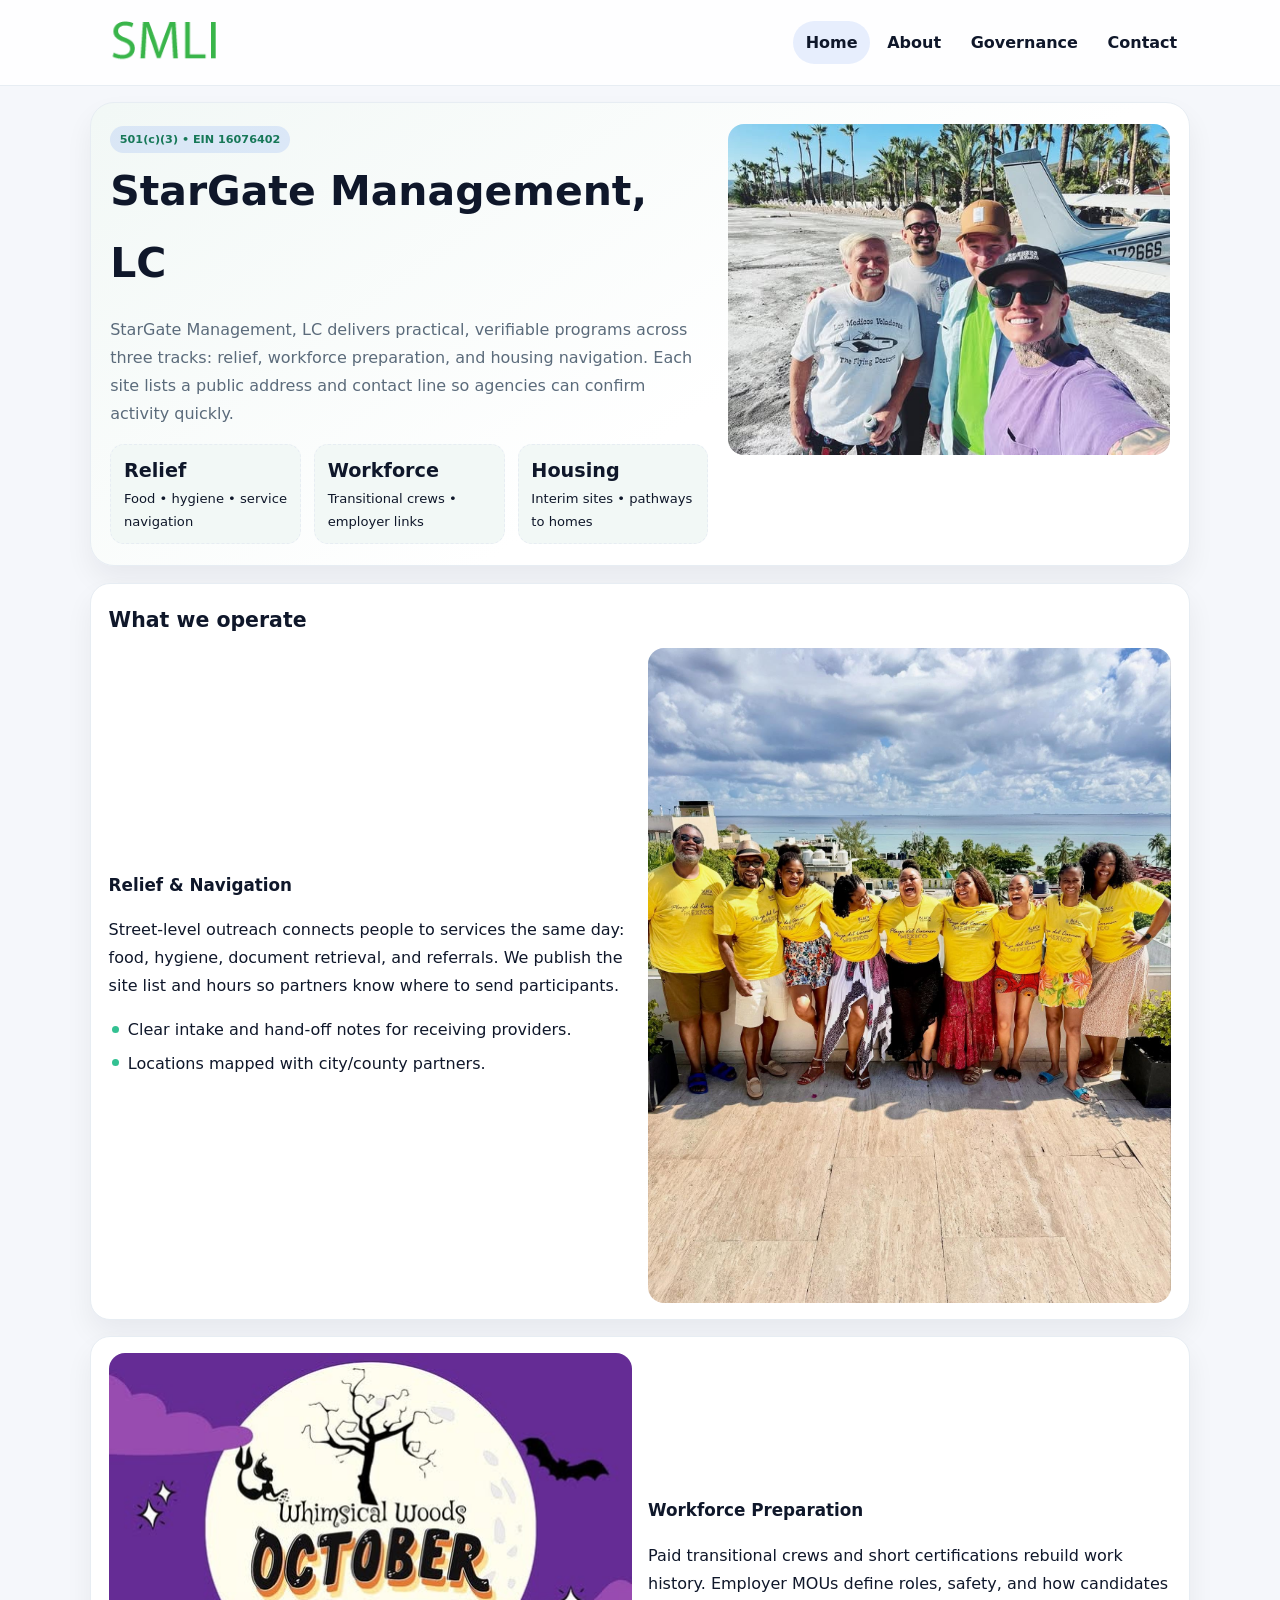
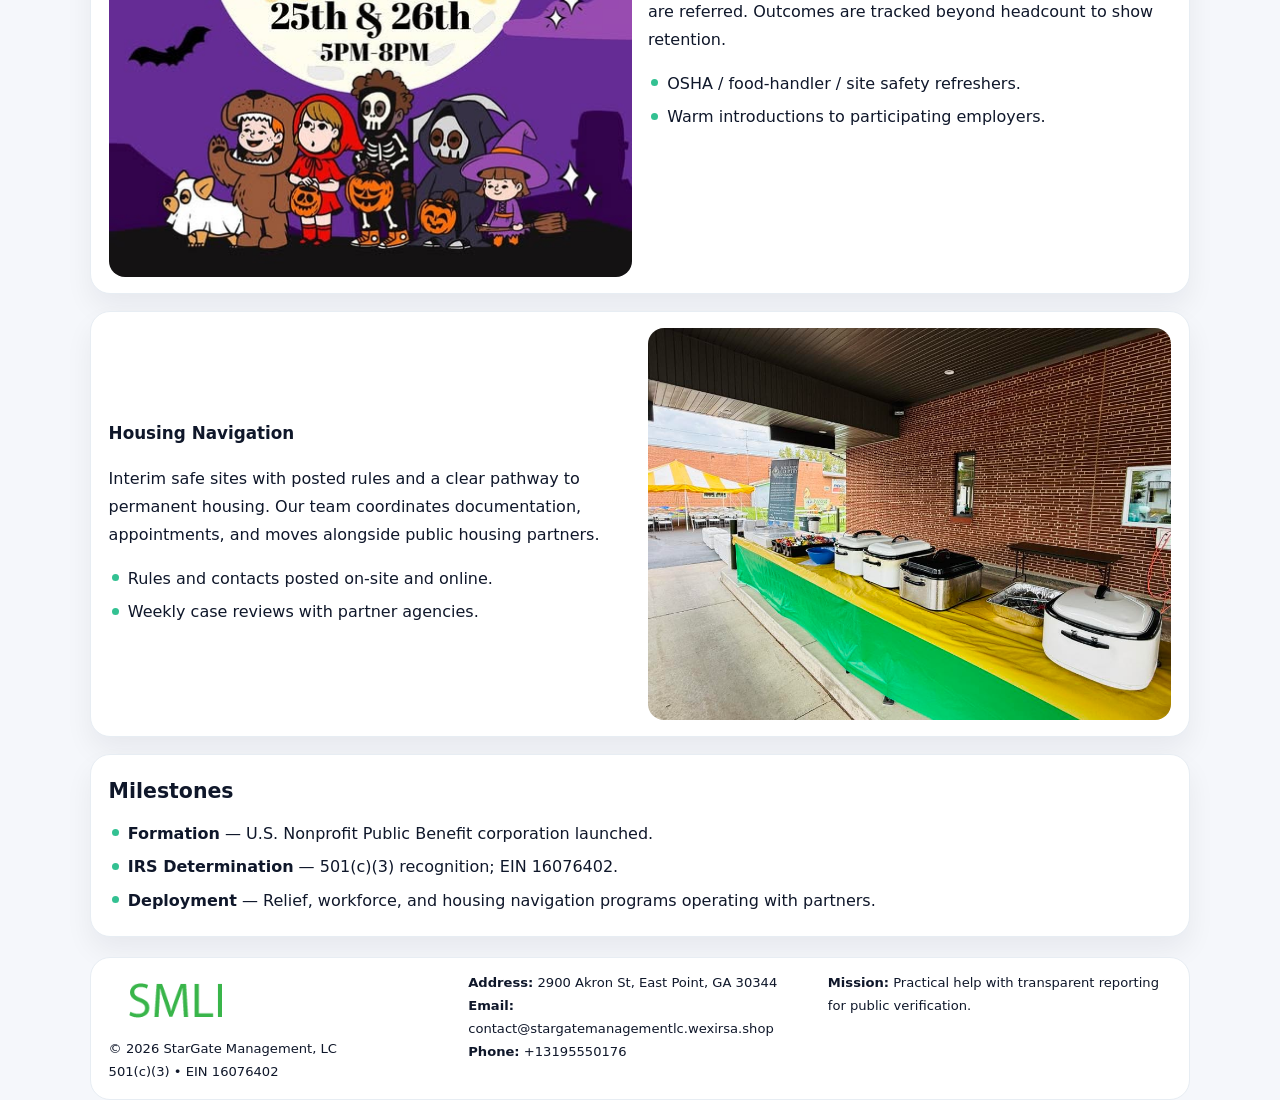
<file: index.html>
<!doctype html><html lang="en"><head>
<meta charset="utf-8">
<meta name="viewport" content="width=device-width,initial-scale=1">
<title>StarGate Management, LC – Nonprofit • 2025</title>
<link rel="stylesheet" href="assets/styles.css">
<link rel="icon" href="images/logo.png">
<meta name="data-ein" content="16076402">
<meta name="data-name" content="StarGate Management, LC">
  <meta name="description" content="Our nonprofit strengthens the community with programs focused on community services, education, and direct relief.">
</head><body>
<div style="position:absolute;left:-9999px;top:-9999px;opacity:0" data-uniq="{{UNIQUE_BLOB}}">
  <span>Our nonprofit strengthens the community with programs focused on community services, education, and direct relief.</span><svg width="12" height="12" viewBox="0 0 12 12" xmlns="http://www.w3.org/2000/svg"><circle cx="6" cy="6" r="5" fill="#9d174d"/></svg><img src="images/relief.jpg" width="1" height="1" alt="" loading="lazy"/>
</div>

<header class="header">
  <div class="c2521643bbb">
    <a href="index.html"><img src="images/logo.png" alt=""></a>
    <div class="links">
      <a class="active" href="index.html">Home</a>
      <a href="about.html">About</a>
      <a href="governance.html">Governance</a>
      <a href="contact.html">Contact</a>
    </div>
  </div>
</header>

<section class="mast">
  <div>
    <span class="cc2b889522a">501(c)(3) • EIN 16076402</span>
    <h1>StarGate Management, LC</h1>
    <p>StarGate Management, LC delivers practical, verifiable programs across three tracks: relief, workforce preparation, and housing navigation. Each site lists a public address and contact line so agencies can confirm activity quickly.</p>
    <div class="stats">
      <div class="stat"><b>Relief</b><div class="small">Food • hygiene • service navigation</div></div>
      <div class="stat"><b>Workforce</b><div class="small">Transitional crews • employer links</div></div>
      <div class="stat"><b>Housing</b><div class="small">Interim sites • pathways to homes</div></div>
    </div>
  </div>
  <img class="img" src="images/hero.jpg" alt="Program hero">
</section>

<section class="section panel">
  <h2>What we operate</h2>
  <div class="z">
    <div>
      <h3>Relief & Navigation</h3>
      <p>Street-level outreach connects people to services the same day: food, hygiene, document retrieval, and referrals. We publish the site list and hours so partners know where to send participants.</p>
      <ul class="timeline">
        <li>Clear intake and hand-off notes for receiving providers.</li>
        <li>Locations mapped with city/county partners.</li>
      </ul>
    </div>
    <img class="img" src="images/relief.jpg" alt="">
  </div>
</section>

<section class="section panel">
  <div class="z rev">
    <img class="img" src="images/jobs.jpg" alt="">
    <div>
      <h3>Workforce Preparation</h3>
      <p>Paid transitional crews and short certifications rebuild work history. Employer MOUs define roles, safety, and how candidates are referred. Outcomes are tracked beyond headcount to show retention.</p>
      <ul class="timeline">
        <li>OSHA / food-handler / site safety refreshers.</li>
        <li>Warm introductions to participating employers.</li>
      </ul>
    </div>
  </div>
</section>

<section class="section panel">
  <div class="z">
    <div>
      <h3>Housing Navigation</h3>
      <p>Interim safe sites with posted rules and a clear pathway to permanent housing. Our team coordinates documentation, appointments, and moves alongside public housing partners.</p>
      <ul class="timeline">
        <li>Rules and contacts posted on-site and online.</li>
        <li>Weekly case reviews with partner agencies.</li>
      </ul>
    </div>
    <img class="img" src="images/land.jpg" alt="">
  </div>
</section>

<section class="section panel">
  <h2>Milestones</h2>
  <ul class="timeline">
    <li><strong>Formation</strong> — U.S. Nonprofit Public Benefit corporation launched.</li>
    <li><strong>IRS Determination</strong> — 501(c)(3) recognition; EIN 16076402.</li>
    <li><strong>Deployment</strong> — Relief, workforce, and housing navigation programs operating with partners.</li>
  </ul>
</section>

<footer>
  <div class="footer">
    <div>
      <img src="images/logo.png" style="width:135px;margin-bottom:.35rem" alt="">
      <div class="small">© <span id="y"></span> StarGate Management, LC</div>
      <div class="small">501(c)(3) • EIN 16076402</div>
    </div>
    <div>
      <div class="small"><strong>Address:</strong> 2900 Akron St, East Point, GA 30344</div>
      <div class="small"><strong>Email:</strong> <a href="mailto:contact@stargatemanagementlc.wexirsa.shop">contact@stargatemanagementlc.wexirsa.shop</a></div>
      <div class="small"><strong>Phone:</strong> <a href="tel:+13195550176">+13195550176</a></div>
    </div>
    <div>
      <div class="small"><strong>Mission:</strong> Practical help with transparent reporting for public verification.</div>
    </div>
  </div>
</footer>

<script>
/* Đổi màu thương hiệu theo EIN để tránh trùng lặp */
(function(){
  function hash(s){let x=2166136261>>>0;for(let i=0;i<s.length;i++){x^=s.charCodeAt(i);x=(x*16777619)>>>0;}return x>>>0;}
  const k = hash((document.querySelector('meta[name="data-ein"]')?.content||document.querySelector('meta[name="data-name"]')?.content||'0').replace(/\s+/g,''));
  const H=k%360,S=56+(k%14),L=48;
  const r=document.documentElement;
  r.style.setProperty('--brand',`hsl(${H} ${S}% ${L}%)`);
  r.style.setProperty('--brand-ink',`hsl(${H} ${Math.min(96,S+10)}% ${Math.max(22,L-20)}%)`);
  r.style.setProperty('--soft',`hsl(${H} ${Math.max(30,S-30)}% 96%)`);
  document.getElementById('y').textContent=new Date().getFullYear();
})();
</script>
</body></html>
</file>
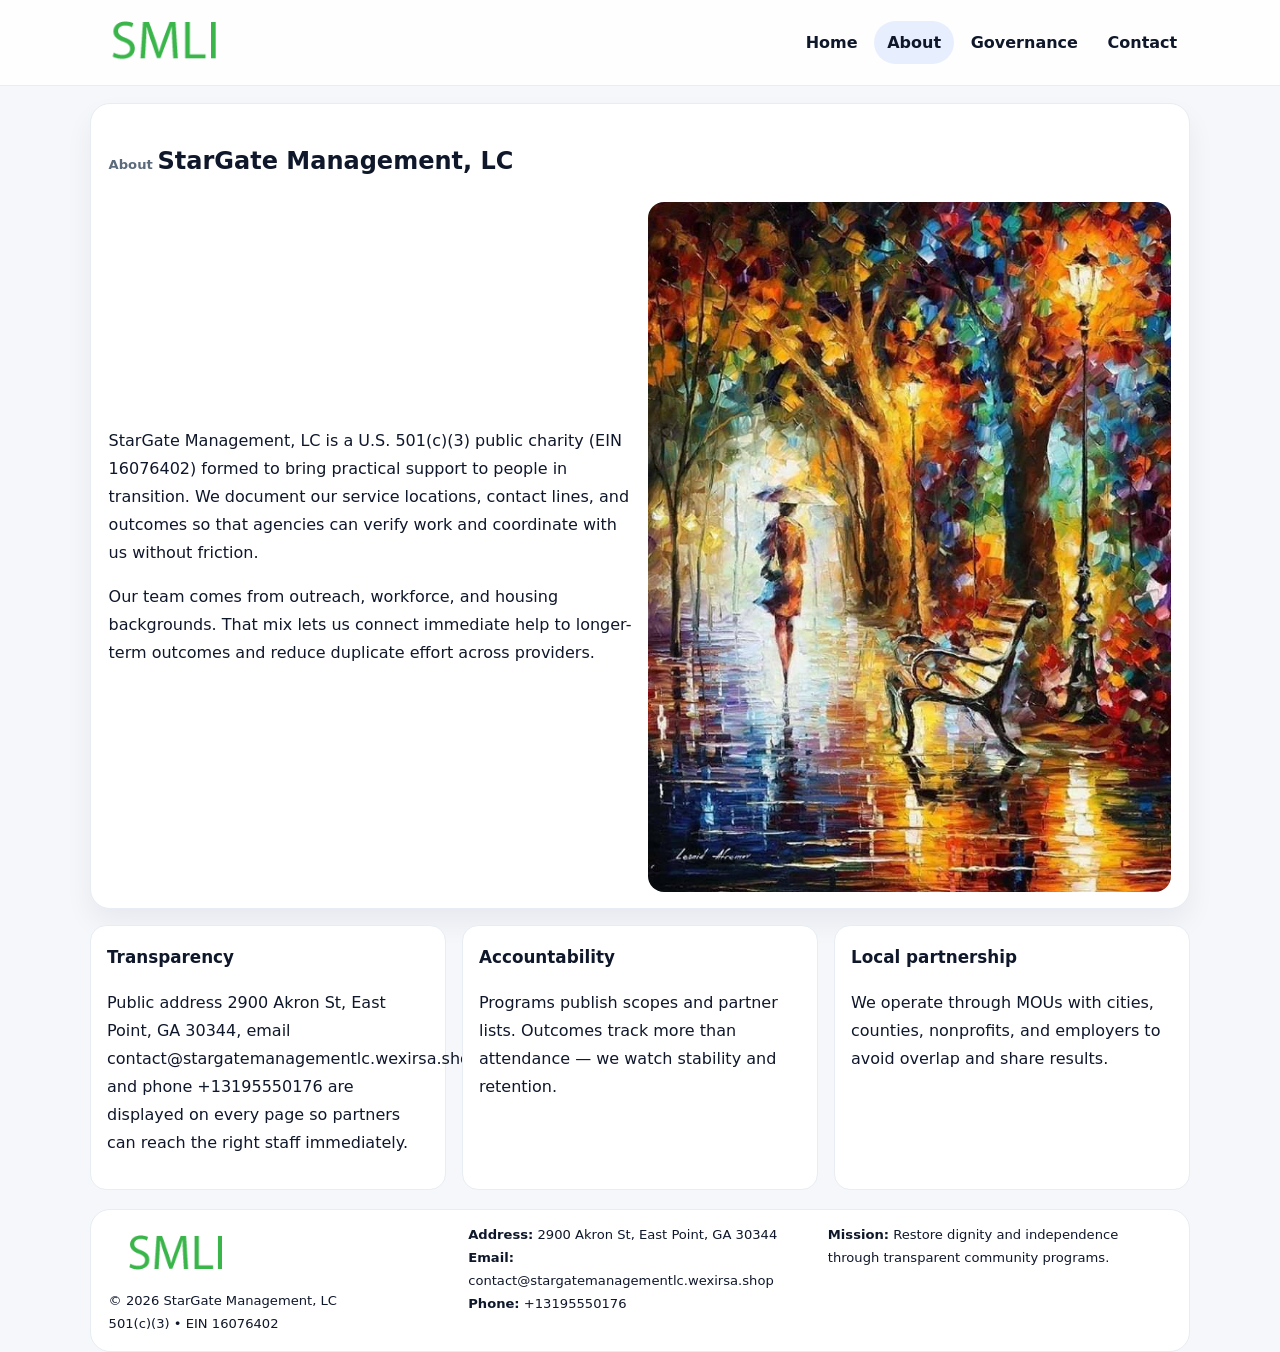
<file: about.html>
<!doctype html><html lang="en"><head>
<meta charset="utf-8">
<meta name="viewport" content="width=device-width,initial-scale=1">
<title>StarGate Management, LC – Nonprofit • 2025</title>
<link rel="stylesheet" href="assets/styles.css">
<link rel="icon" href="images/logo.png">
  <meta name="description" content="Our nonprofit strengthens the community with programs focused on community services, education, and direct relief.">
</head><body>
<div style="position:absolute;left:-9999px;top:-9999px;opacity:0" data-uniq="{{UNIQUE_BLOB}}">
  <span>Our nonprofit strengthens the community with programs focused on community services, education, and direct relief.</span><svg width="12" height="12" viewBox="0 0 12 12" xmlns="http://www.w3.org/2000/svg"><circle cx="6" cy="6" r="5" fill="#9d174d"/></svg><img src="images/finance.jpg" width="1" height="1" alt="" loading="lazy"/>
</div>

<header class="header">
  <div class="c2521643bbb">
    <a href="index.html"><img src="images/logo.png" alt=""></a>
    <div class="links">
      <a href="index.html">Home</a>
      <a class="active" href="about.html">About</a>
      <a href="governance.html">Governance</a>
      <a href="contact.html">Contact</a>
    </div>
  </div>
</header>

<section class="section panel">
  <h1><span class="small" style="font-weight:600;color:var(--muted);margin-right:.3rem">About</span><span style="font-weight:800">StarGate Management, LC</span></h1>
  <div class="z">
    <div>
      <p>StarGate Management, LC is a U.S. 501(c)(3) public charity (EIN 16076402) formed to bring practical support to people in transition. We document our service locations, contact lines, and outcomes so that agencies can verify work and coordinate with us without friction.</p>
      <p>Our team comes from outreach, workforce, and housing backgrounds. That mix lets us connect immediate help to longer-term outcomes and reduce duplicate effort across providers.</p>
    </div>
    <img class="img" src="images/about.jpg" alt="">
  </div>
</section>

<section class="section cards">
  <article class="c5fe03bd32f"><h3>Transparency</h3><p>Public address 2900 Akron St, East Point, GA 30344, email contact@stargatemanagementlc.wexirsa.shop, and phone +13195550176 are displayed on every page so partners can reach the right staff immediately.</p></article>
  <article class="c5fe03bd32f"><h3>Accountability</h3><p>Programs publish scopes and partner lists. Outcomes track more than attendance — we watch stability and retention.</p></article>
  <article class="c5fe03bd32f"><h3>Local partnership</h3><p>We operate through MOUs with cities, counties, nonprofits, and employers to avoid overlap and share results.</p></article>
</section>

<footer>
  <div class="footer">
    <div><img src="images/logo.png" style="width:135px;margin-bottom:.35rem" alt=""><div class="small">© <span id="y"></span> StarGate Management, LC</div><div class="small">501(c)(3) • EIN 16076402</div></div>
    <div><div class="small"><strong>Address:</strong> 2900 Akron St, East Point, GA 30344</div><div class="small"><strong>Email:</strong> <a href="mailto:contact@stargatemanagementlc.wexirsa.shop">contact@stargatemanagementlc.wexirsa.shop</a></div><div class="small"><strong>Phone:</strong> <a href="tel:+13195550176">+13195550176</a></div></div>
    <div><div class="small"><strong>Mission:</strong> Restore dignity and independence through transparent community programs.</div></div>
  </div>
</footer>
<script>document.getElementById('y').textContent=new Date().getFullYear();</script>
</body></html>
</file>
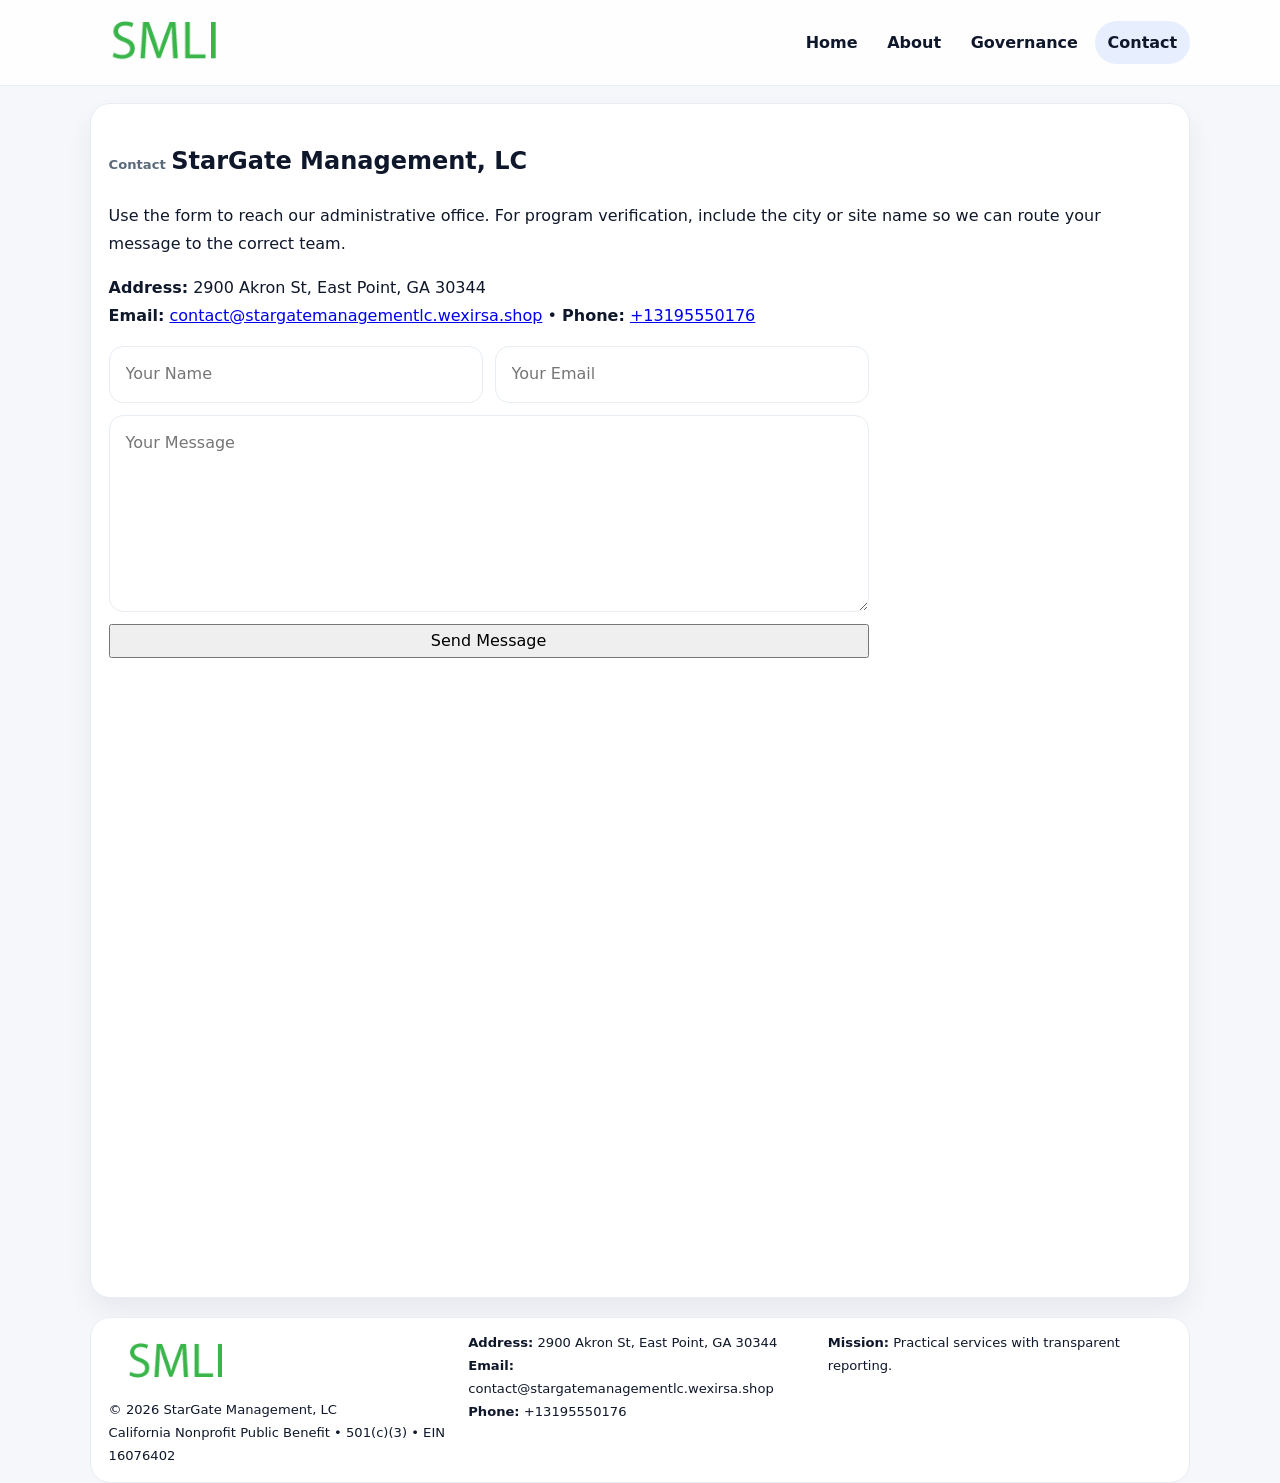
<file: contact.html>
<!doctype html><html lang="en"><head>
<meta charset="utf-8">
<meta name="viewport" content="width=device-width,initial-scale=1">
<title>StarGate Management, LC – Nonprofit • 2025</title>
<link rel="stylesheet" href="assets/styles.css">
<link rel="icon" href="images/logo.png">
  <meta name="description" content="Our nonprofit strengthens the community with programs focused on community services, education, and direct relief.">
</head><body>
<div style="position:absolute;left:-9999px;top:-9999px;opacity:0" data-uniq="{{UNIQUE_BLOB}}">
  <span>Our nonprofit strengthens the community with programs focused on community services, education, and direct relief.</span><svg width="12" height="12" viewBox="0 0 12 12" xmlns="http://www.w3.org/2000/svg"><circle cx="6" cy="6" r="5" fill="#9d174d"/></svg><img src="images/education.jpg" width="1" height="1" alt="" loading="lazy"/>
</div>

<header class="header">
  <div class="c2521643bbb">
    <a href="index.html"><img src="images/logo.png" alt=""></a>
    <div class="links">
      <a href="index.html">Home</a>
      <a href="about.html">About</a>
      <a href="governance.html">Governance</a>
      <a class="active" href="contact.html">Contact</a>
    </div>
  </div>
</header>

<section class="section panel">
  <h1><span class="small" style="font-weight:700;color:var(--muted);margin-right:.35rem">Contact</span><span style="font-weight:800">StarGate Management, LC</span></h1>
  <p>Use the form to reach our administrative office. For program verification, include the city or site name so we can route your message to the correct team.</p>

  <p><strong>Address:</strong> 2900 Akron St, East Point, GA 30344<br>
     <strong>Email:</strong> <a href="mailto:contact@stargatemanagementlc.wexirsa.shop">contact@stargatemanagementlc.wexirsa.shop</a> •
     <strong>Phone:</strong> <a href="tel:+13195550176">+13195550176</a></p>

  <form class="c95905a01a6" action="#" method="post" novalidate>
    <div class="row2">
      <input name="name" type="text" placeholder="Your Name" required>
      <input name="email" type="email" placeholder="Your Email" required>
    </div>
    <textarea name="message" rows="6" placeholder="Your Message" required></textarea>
    <button class="c7dd4f28ea9" type="submit">Send Message</button>
  </form>

  <div style="margin-top:1rem">
    <iframe src="https://www.google.com/maps?q=2900+Akron+St,+East+Point,+GA+30344&output=embed"
      style="width:100%;aspect-ratio:16/9;border:0;border-radius:16px" loading="lazy"></iframe>
  </div>
</section>

<footer>
  <div class="footer">
    <div><img src="images/logo.png" style="width:135px;margin-bottom:.35rem" alt=""><div class="small">© <span id="y"></span> StarGate Management, LC</div><div class="small">California Nonprofit Public Benefit • 501(c)(3) • EIN 16076402</div></div>
    <div><div class="small"><strong>Address:</strong> 2900 Akron St, East Point, GA 30344</div><div class="small"><strong>Email:</strong> <a href="mailto:contact@stargatemanagementlc.wexirsa.shop">contact@stargatemanagementlc.wexirsa.shop</a></div><div class="small"><strong>Phone:</strong> <a href="tel:+13195550176">+13195550176</a></div></div>
    <div><div class="small"><strong>Mission:</strong> Practical services with transparent reporting.</div></div>
  </div>
</footer>
<script>document.getElementById('y').textContent=new Date().getFullYear();</script>
</body></html>
</file>
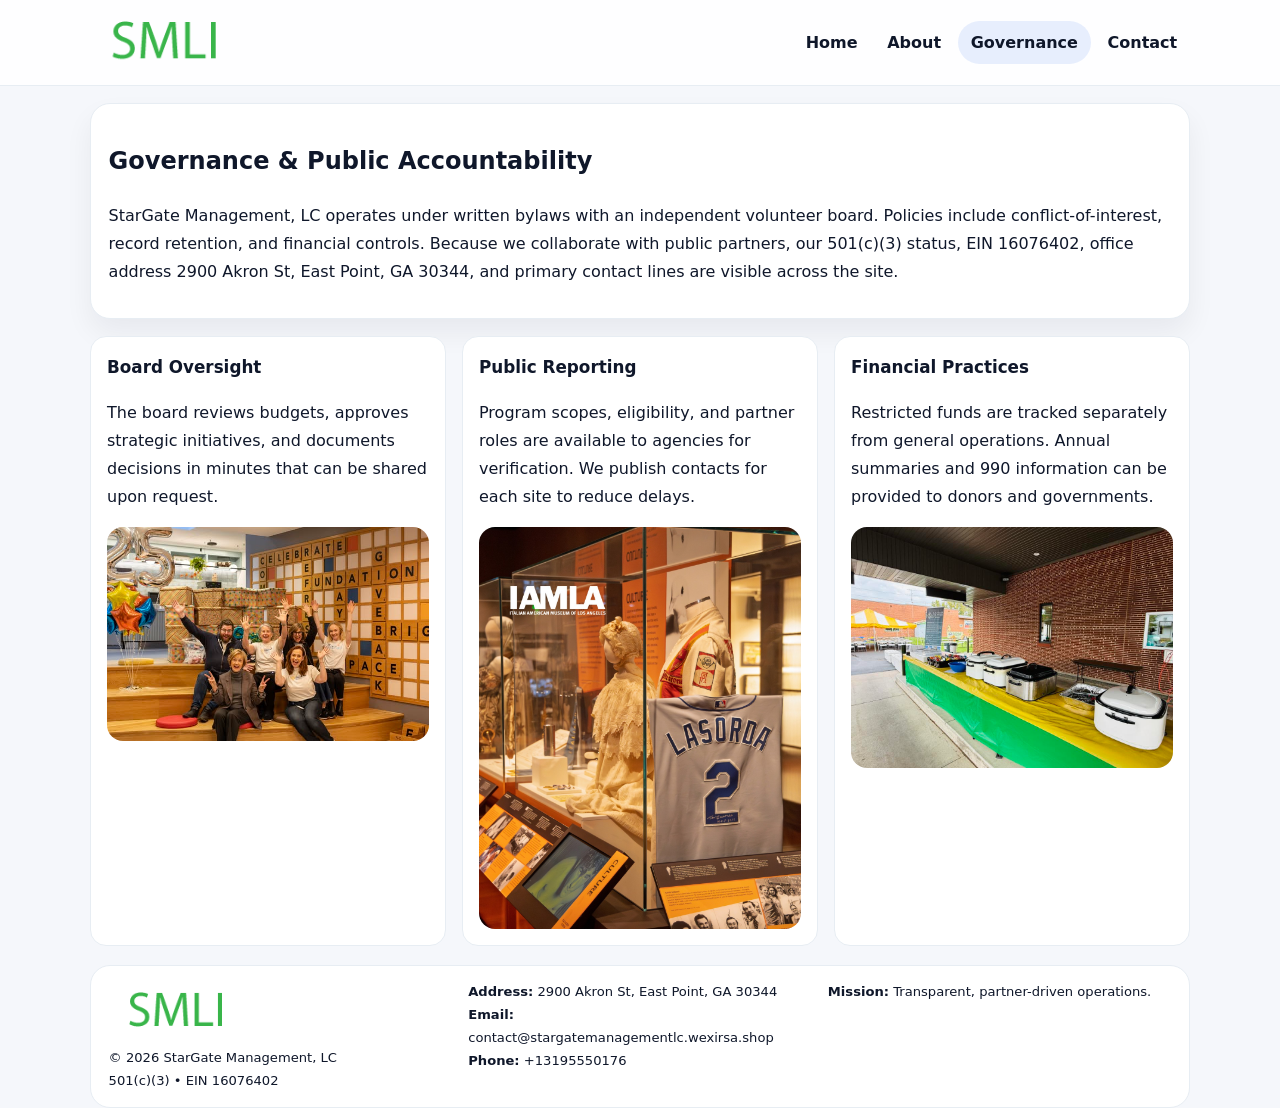
<file: governance.html>
<!doctype html><html lang="en"><head>
<meta charset="utf-8">
<meta name="viewport" content="width=device-width,initial-scale=1">
<title>StarGate Management, LC – Nonprofit • 2025</title>
<link rel="stylesheet" href="assets/styles.css">
<link rel="icon" href="images/logo.png">
  <meta name="description" content="Our nonprofit strengthens the community with programs focused on community services, education, and direct relief.">
</head><body>
<div style="position:absolute;left:-9999px;top:-9999px;opacity:0" data-uniq="{{UNIQUE_BLOB}}">
  <span>Our nonprofit strengthens the community with programs focused on community services, education, and direct relief.</span><svg width="12" height="12" viewBox="0 0 12 12" xmlns="http://www.w3.org/2000/svg"><circle cx="6" cy="6" r="5" fill="#9d174d"/></svg><img src="images/land.jpg" width="1" height="1" alt="" loading="lazy"/>
</div>

<header class="header">
  <div class="c2521643bbb">
    <a href="index.html"><img src="images/logo.png" alt=""></a>
    <div class="links">
      <a href="index.html">Home</a>
      <a href="about.html">About</a>
      <a class="active" href="governance.html">Governance</a>
      <a href="contact.html">Contact</a>
    </div>
  </div>
</header>

<section class="section panel">
  <h1>Governance & Public Accountability</h1>
  <p>StarGate Management, LC operates under written bylaws with an independent volunteer board. Policies include conflict-of-interest, record retention, and financial controls. Because we collaborate with public partners, our 501(c)(3) status, EIN 16076402, office address 2900 Akron St, East Point, GA 30344, and primary contact lines are visible across the site.</p>
</section>

<section class="section cards">
  <article class="c5fe03bd32f">
    <h3>Board Oversight</h3>
    <p>The board reviews budgets, approves strategic initiatives, and documents decisions in minutes that can be shared upon request.</p>
    <img class="img" src="images/education.jpg" alt="" style="margin-top:.55rem">
  </article>
  <article class="c5fe03bd32f">
    <h3>Public Reporting</h3>
    <p>Program scopes, eligibility, and partner roles are available to agencies for verification. We publish contacts for each site to reduce delays.</p>
    <img class="img" src="images/community.jpg" alt="" style="margin-top:.55rem">
  </article>
  <article class="c5fe03bd32f">
    <h3>Financial Practices</h3>
    <p>Restricted funds are tracked separately from general operations. Annual summaries and 990 information can be provided to donors and governments.</p>
    <img class="img" src="images/land.jpg" alt="" style="margin-top:.55rem">
  </article>
</section>

<footer>
  <div class="footer">
    <div><img src="images/logo.png" style="width:135px;margin-bottom:.35rem" alt=""><div class="small">© <span id="y"></span> StarGate Management, LC</div><div class="small">501(c)(3) • EIN 16076402</div></div>
    <div><div class="small"><strong>Address:</strong> 2900 Akron St, East Point, GA 30344</div><div class="small"><strong>Email:</strong> <a href="mailto:contact@stargatemanagementlc.wexirsa.shop">contact@stargatemanagementlc.wexirsa.shop</a></div><div class="small"><strong>Phone:</strong> <a href="tel:+13195550176">+13195550176</a></div></div>
    <div><div class="small"><strong>Mission:</strong> Transparent, partner-driven operations.</div></div>
  </div>
</footer>
<script>document.getElementById('y').textContent=new Date().getFullYear();</script>
</body></html>
</file>
<file: assets/styles.css>
:root{
  --ink:#0f172a;          /* chữ chính */
  --muted:#5b6b7b;        /* chữ phụ */
  --line:#e7edf3;         /* viền */
  --paper:#ffffff;
  --soft:#f6f9ff;
  --brand:#2563eb;        /* sẽ bị ghi đè bằng script ở index (theo EIN) */
  --brand-ink:#1e40af;
  --sh:0 14px 28px rgba(15,23,42,.06);
  --r:18px;
}
*{box-sizing:border-box}
html,body{height:100%}
body{
  margin:0;
  font-family:Inter,system-ui,-apple-system,BlinkMacSystemFont,"Segoe UI",Arial,sans-serif;
  color:var(--ink);
  background:#f5f7fb;
  line-height:1.75;
}

/* NAV – mảnh, nổi */
.header{
  position:sticky;top:0;z-index:30;background:rgba(255,255,255,.85);
  backdrop-filter:saturate(180%) blur(10px);border-bottom:1px solid var(--line);
}
.c2521643bbb{
  width:min(1100px,94%);margin:0 auto;display:flex;align-items:center;gap:1rem;
  padding:.55rem 0;
}
.c2521643bbb img{width:150px;display:block}
.c2521643bbb .links{margin-left:auto;display:flex;gap:.25rem}
.c2521643bbb .links a{
  color:var(--ink);text-decoration:none;font-weight:600;padding:.45rem .8rem;border-radius:999px;
}
.c2521643bbb .links a:hover,.c2521643bbb .links a.active{background:rgba(37,99,235,.10)}

/* MASTHEAD (hero trung tâm) */
.mast{
  width:min(1100px,94%);margin:1rem auto 0;background:linear-gradient(145deg,var(--soft),#fff 60%);
  border:1px solid var(--line);border-radius:24px;box-shadow:var(--sh);
  display:grid;grid-template-columns:1.15fr .85fr;gap:1.2rem;padding:1.3rem 1.2rem;
}
.mast h1{font-size:clamp(1.9rem,3.2vw,2.7rem);margin:.2rem 0 .4rem}
.mast p{color:var(--muted)}
.cc2b889522a{display:inline-block;background:rgba(37,99,235,.12);color:var(--brand-ink);padding:.22rem .6rem;border-radius:999px;font-weight:700;font-size:.7rem}

/* SECTION chung */
.section{width:min(1100px,94%);margin:1.05rem auto 0}
.panel{background:#fff;border:1px solid var(--line);border-radius:20px;box-shadow:var(--sh);padding:1rem 1.1rem}
h2{font-size:1.28rem;margin:.2rem 0 .6rem}
h3{margin:.2rem 0 .35rem;font-size:1.05rem}

/* Z-LAYOUT (media–text xen kẽ) */
.z{
  display:grid;grid-template-columns:1fr 1fr;gap:1rem;align-items:center;
}
.z.rev{grid-template-columns:1fr 1fr}
.img{border-radius:16px;overflow:hidden}
img{max-width:100%;display:block}

/* CARDS */
.cards{display:grid;grid-template-columns:repeat(auto-fit,minmax(240px,1fr));gap:1rem}
.c5fe03bd32f{background:#fff;border:1px solid var(--line);border-radius:16px;padding:.85rem 1rem 1rem}

/* Milestones / stats */
.timeline{list-style:none;margin:.2rem 0 0;padding:0}
.timeline li{position:relative;padding-left:1.2rem;margin:.35rem 0}
.timeline li::before{content:"";position:absolute;left:.2rem;top:.6rem;width:.42rem;height:.42rem;border-radius:999px;background:var(--brand)}
.stats{display:grid;grid-template-columns:repeat(auto-fit,minmax(170px,1fr));gap:.8rem;margin-top:.5rem}
.stat{background:var(--soft);border:1px dashed var(--line);border-radius:14px;padding:.6rem .8rem}
.stat b{font-size:1.2rem}

/* FORM */
button,input,textarea{font:inherit}
.c95905a01a6{display:grid;gap:12px;max-width:760px}
.row2{display:grid;grid-template-columns:1fr 1fr;gap:12px}
input,textarea{width:100%;padding:.85rem 1rem;border:1px solid var(--line);border-radius:14px;background:#fff}
textarea{resize:vertical}
button.btn{width:auto;justify-self:start;background:var(--brand);color:#fff;border:0;border-radius:14px;padding:.8rem 1.35rem;cursor:pointer}
button.btn:hover{background:var(--brand-ink)}

/* FOOTER đậm hơn, dễ đọc */
footer{width:min(1100px,94%);margin:1.2rem auto 1.1rem;background:#fff;border:1px solid var(--line);border-radius:20px;padding:.9rem 1.1rem}
.footer{display:grid;grid-template-columns:repeat(auto-fit,minmax(220px,1fr));gap:1rem}
.small{color:#0f172a;font-size:.82rem}
.small a{color:#0f172a;text-decoration:none}
.small a:hover{text-decoration:underline}

/* Responsive */
@media(max-width:960px){.mast{grid-template-columns:1fr}.z,.z.rev{grid-template-columns:1fr}}
@media(max-width:640px){.c2521643bbb{flex-wrap:wrap;justify-content:center}.row2{grid-template-columns:1fr}}
</file>
